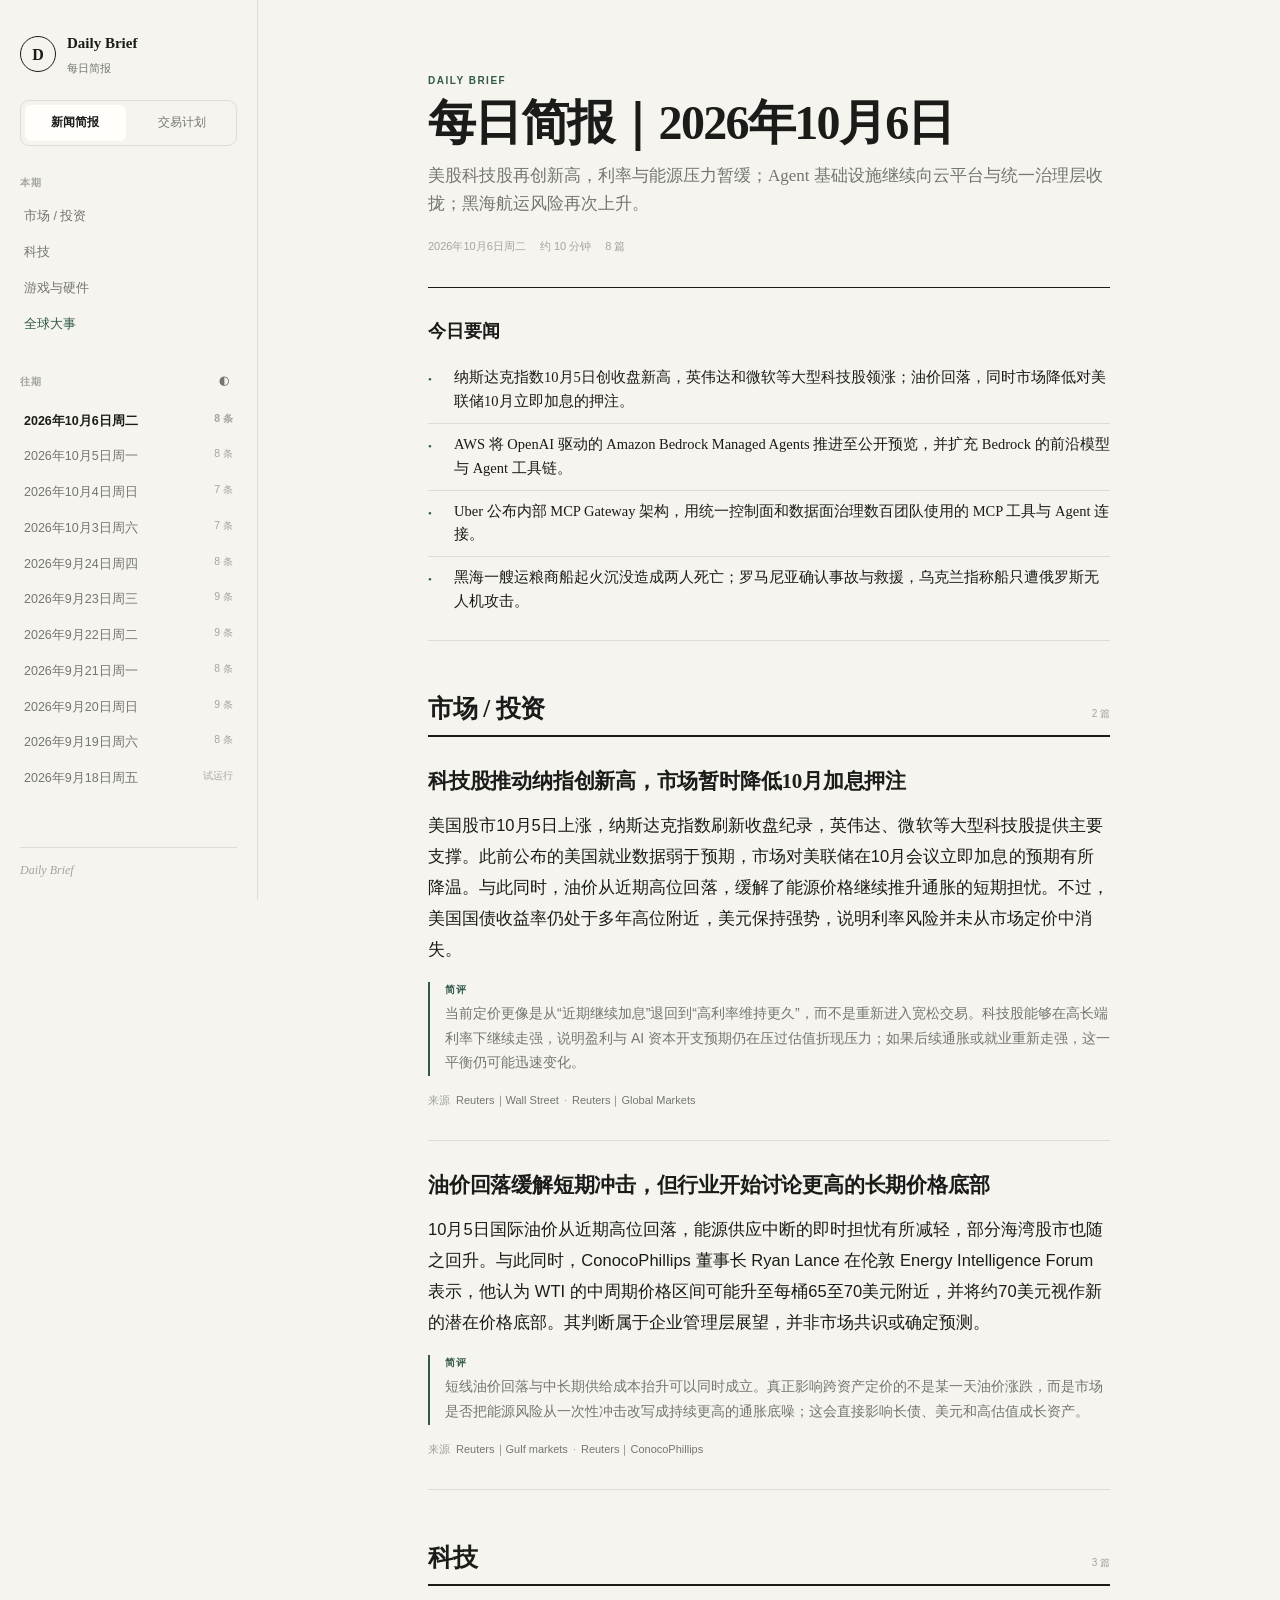
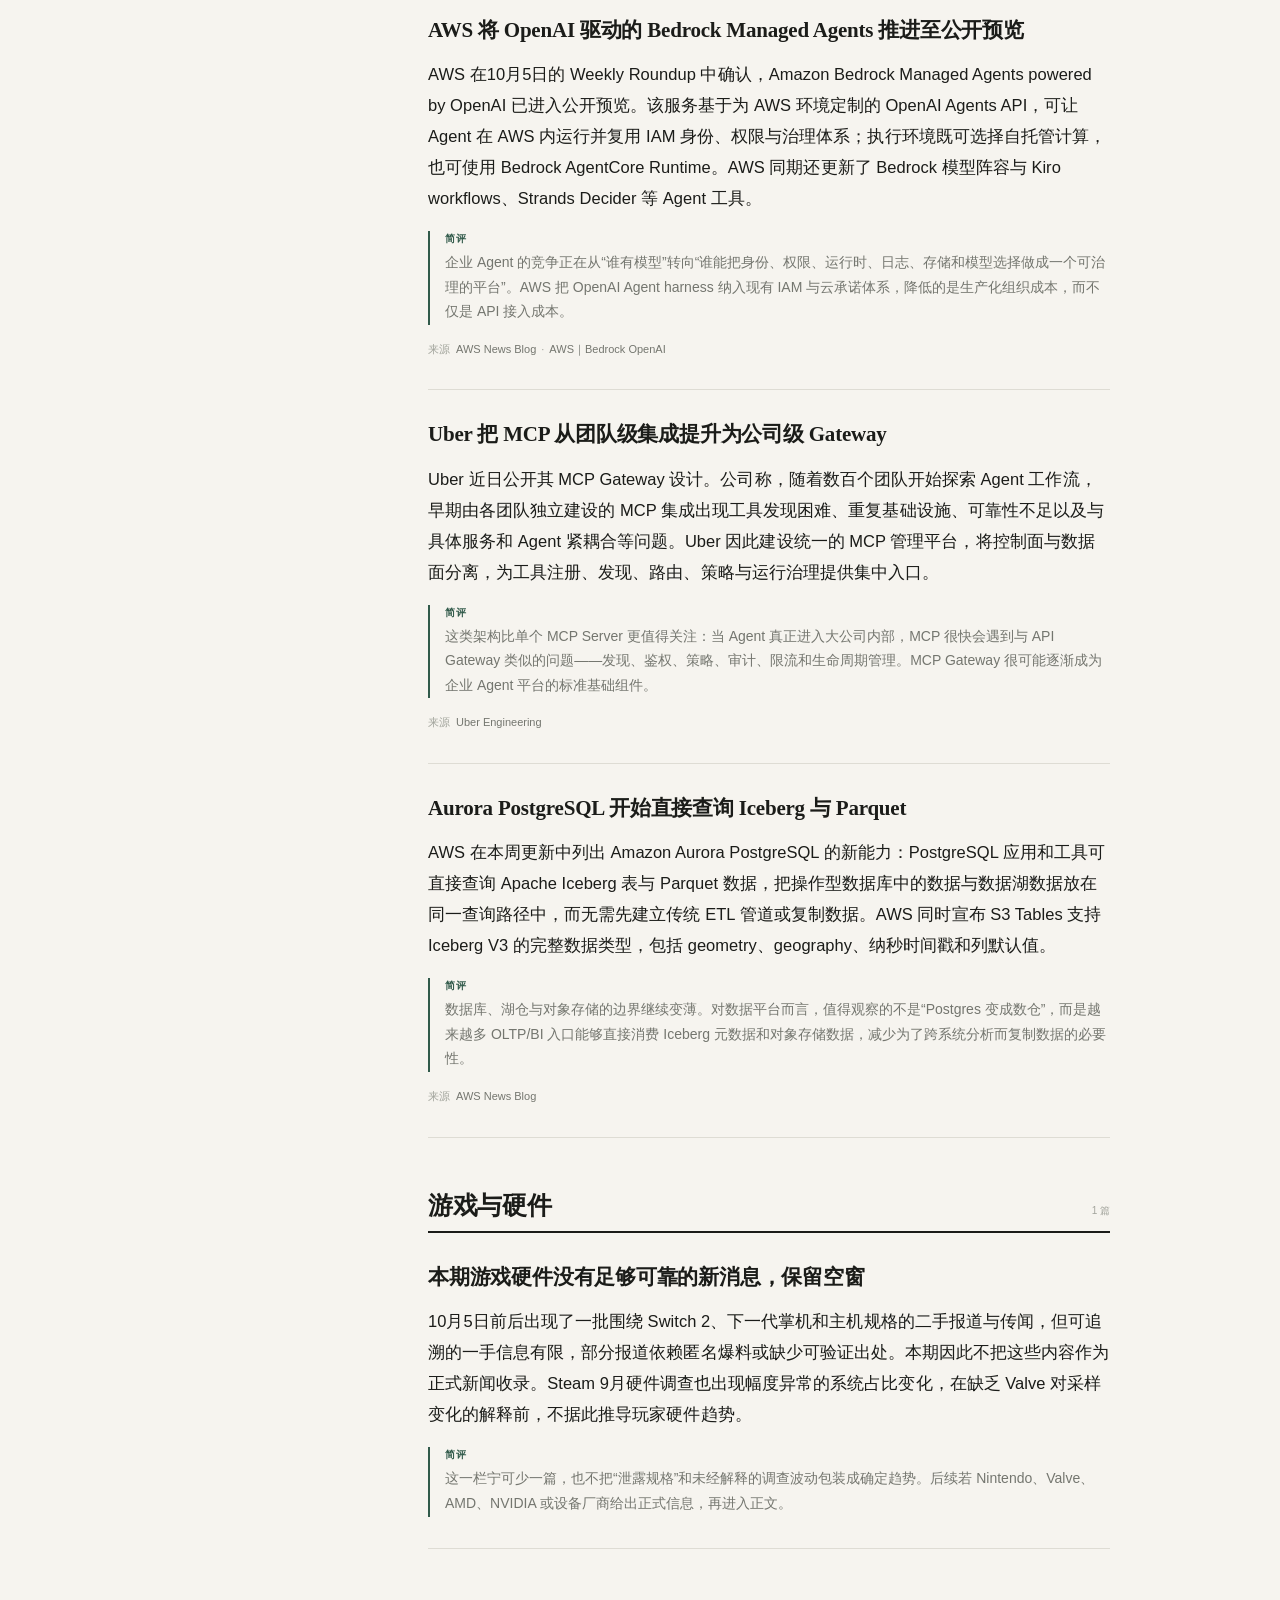
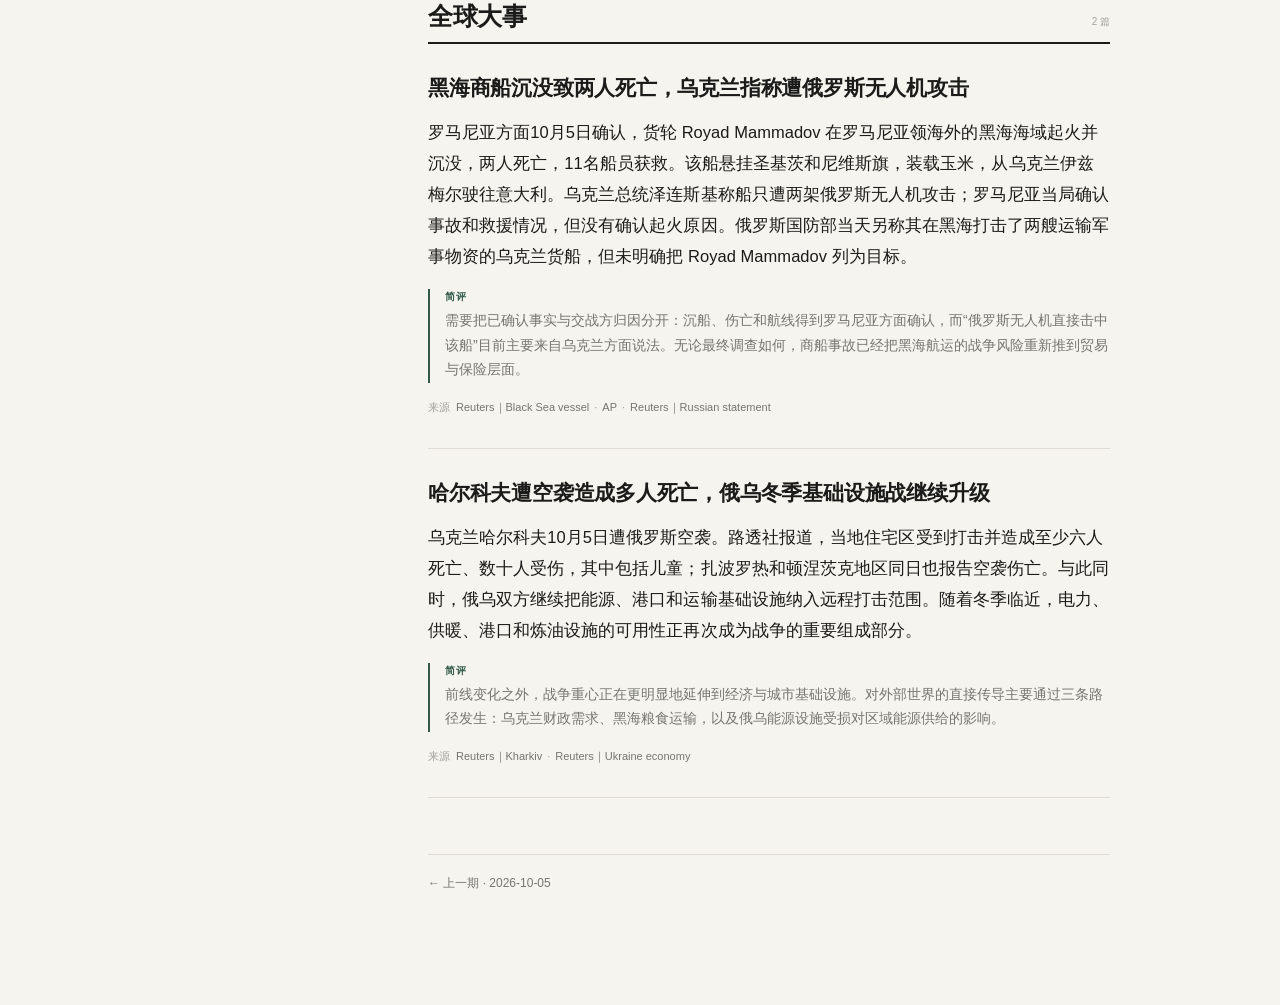
<file: index.html>
<!doctype html>
<html lang="zh-CN">
<head>
  <meta charset="utf-8" />
  <meta name="viewport" content="width=device-width, initial-scale=1" />
  <meta name="color-scheme" content="light dark" />
  <meta name="theme-color" content="#f6f4ef" />
  <title>Daily Brief</title>
  <link rel="stylesheet" href="./styles.css?v=20260922-3" />
</head>
<body>
  <div class="reading-progress" aria-hidden="true"><span id="progressBar"></span></div>

  <div class="shell">
    <aside class="sidebar" id="sidebar">
      <div class="brand">
        <div class="brand-mark">D</div>
        <div>
          <strong>Daily Brief</strong>
          <span>每日简报</span>
        </div>
      </div>

      <nav class="site-switch" aria-label="站点栏目">
        <a class="active" href="./">新闻简报</a>
        <a href="./portfolio.html">交易计划</a>
      </nav>

      <div class="side-block">
        <div class="side-head"><span>本期</span></div>
        <nav id="toc" class="toc" aria-label="本期目录"></nav>
      </div>

      <div class="side-block history-block">
        <div class="side-head">
          <span>往期</span>
          <button id="themeToggle" class="icon-btn" aria-label="切换主题">◐</button>
        </div>
        <nav id="history" class="history" aria-label="历史简报"></nav>
      </div>

      <div class="sidebar-foot">Daily Brief</div>
    </aside>

    <main class="main">
      <div class="mobile-bar">
        <button id="menuToggle" class="icon-btn" aria-label="打开导航">☰</button>
        <strong>Daily Brief</strong>
        <button id="themeToggleMobile" class="icon-btn" aria-label="切换主题">◐</button>
      </div>

      <article id="report" class="report" aria-live="polite">
        <div class="loading">正在加载简报…</div>
      </article>
    </main>
  </div>

  <template id="emptyTemplate">
    <section class="empty">
      <p class="kicker">Daily Brief</p>
      <h1>每日简报</h1>
      <p>暂无内容。</p>
    </section>
  </template>

  <script src="./app.js?v=20260922-3" defer></script>
</body>
</html>
</file>
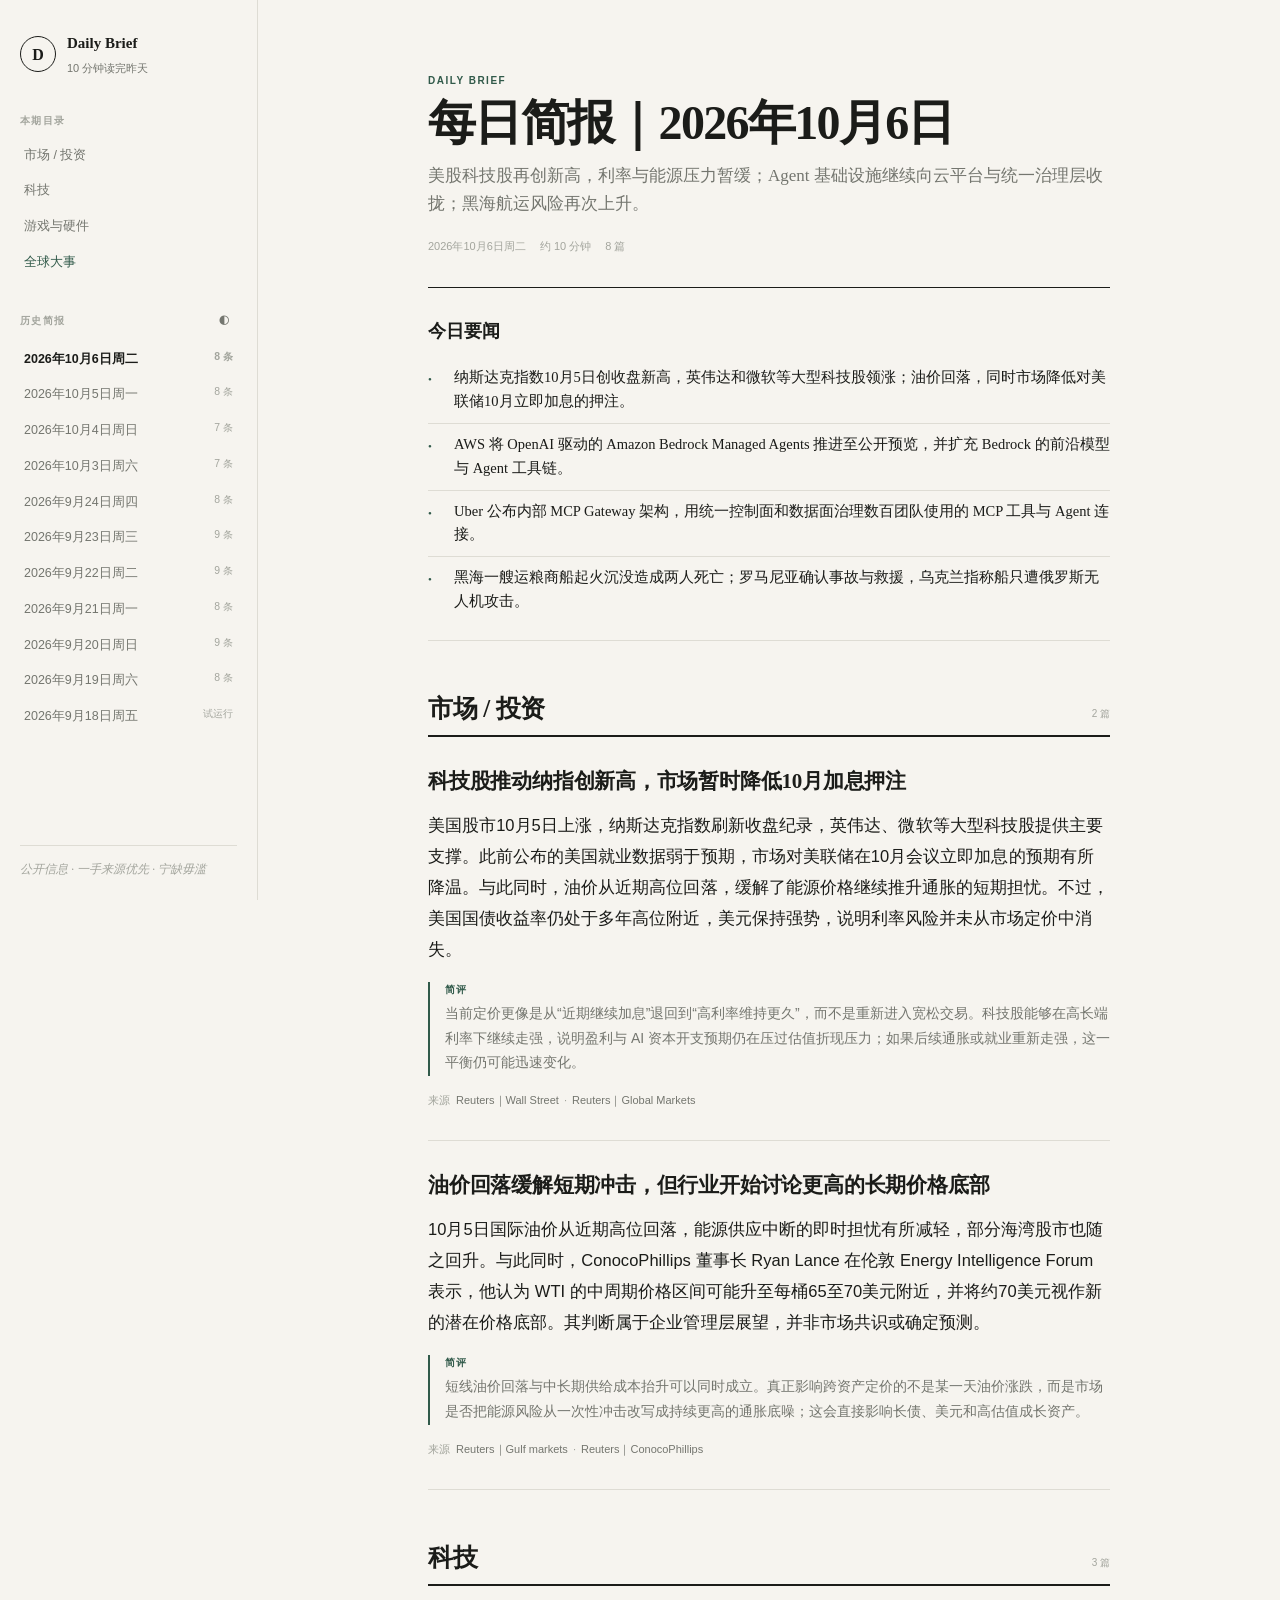
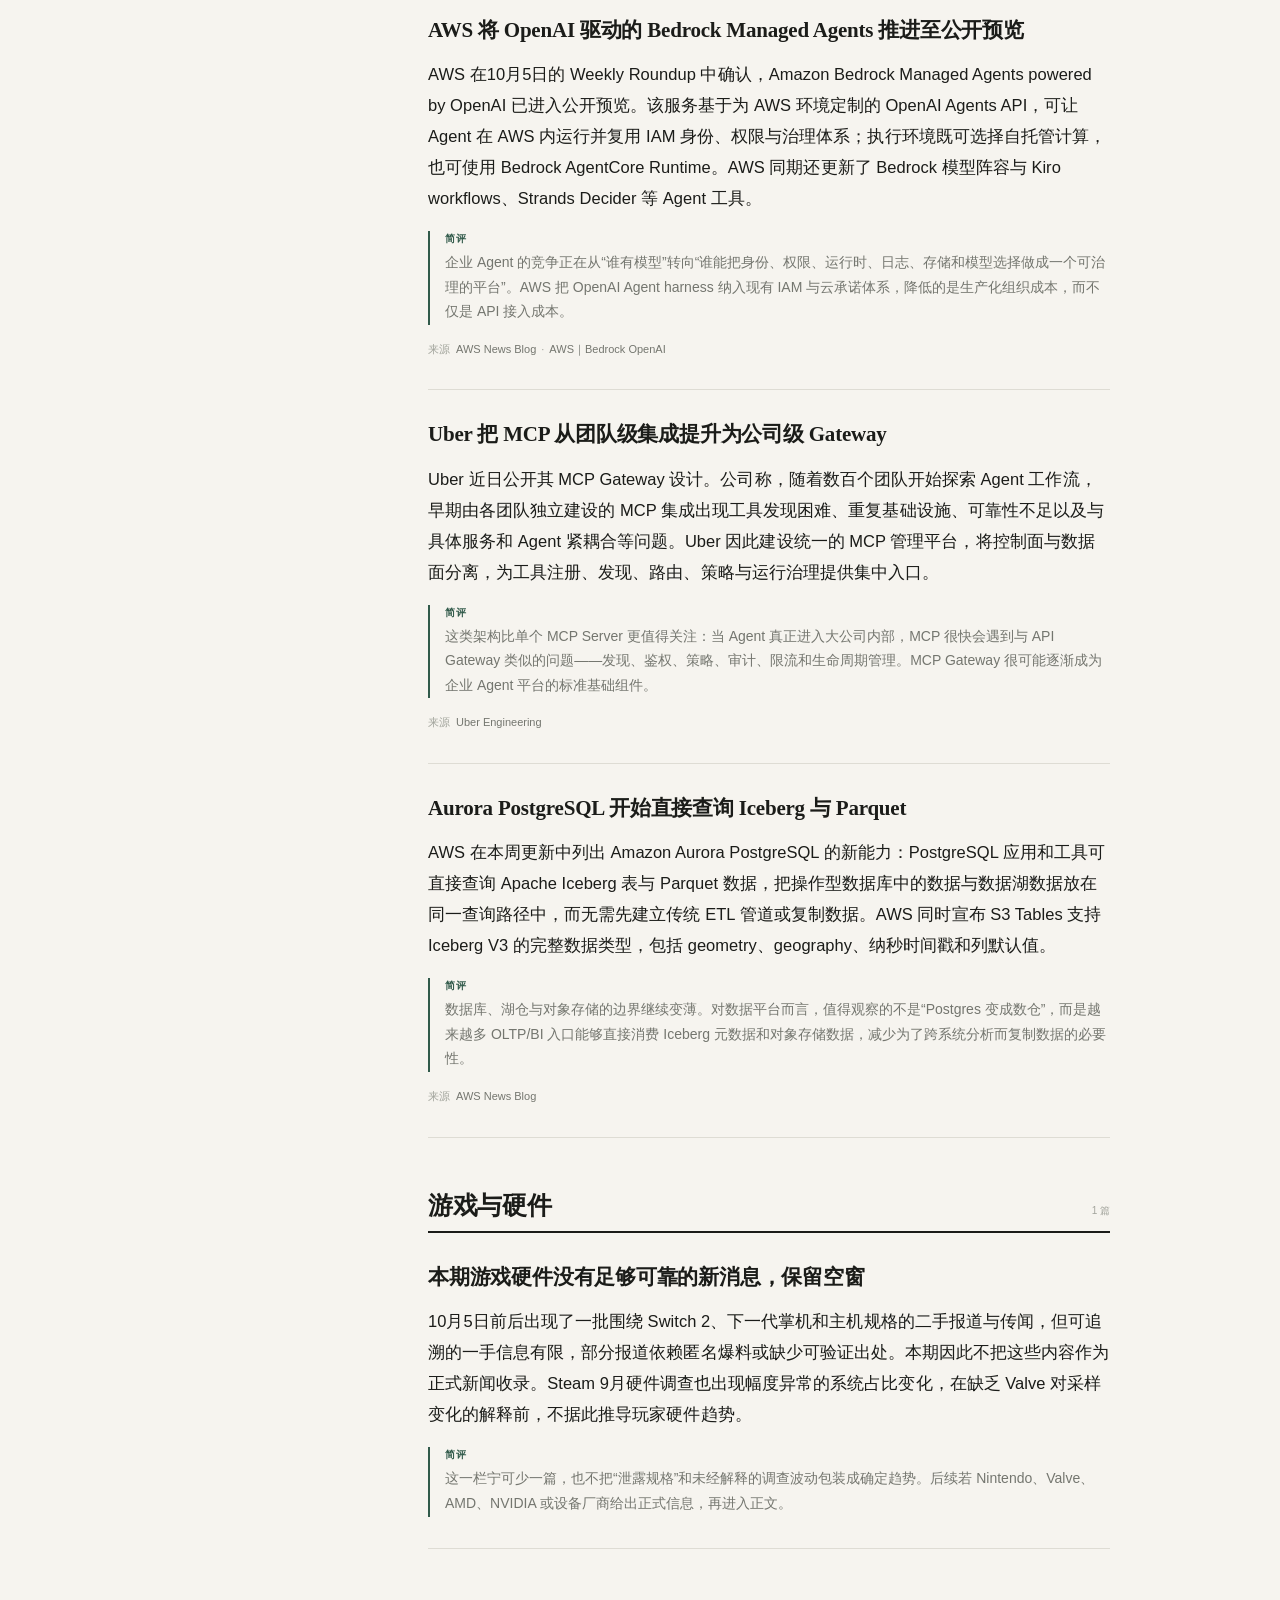
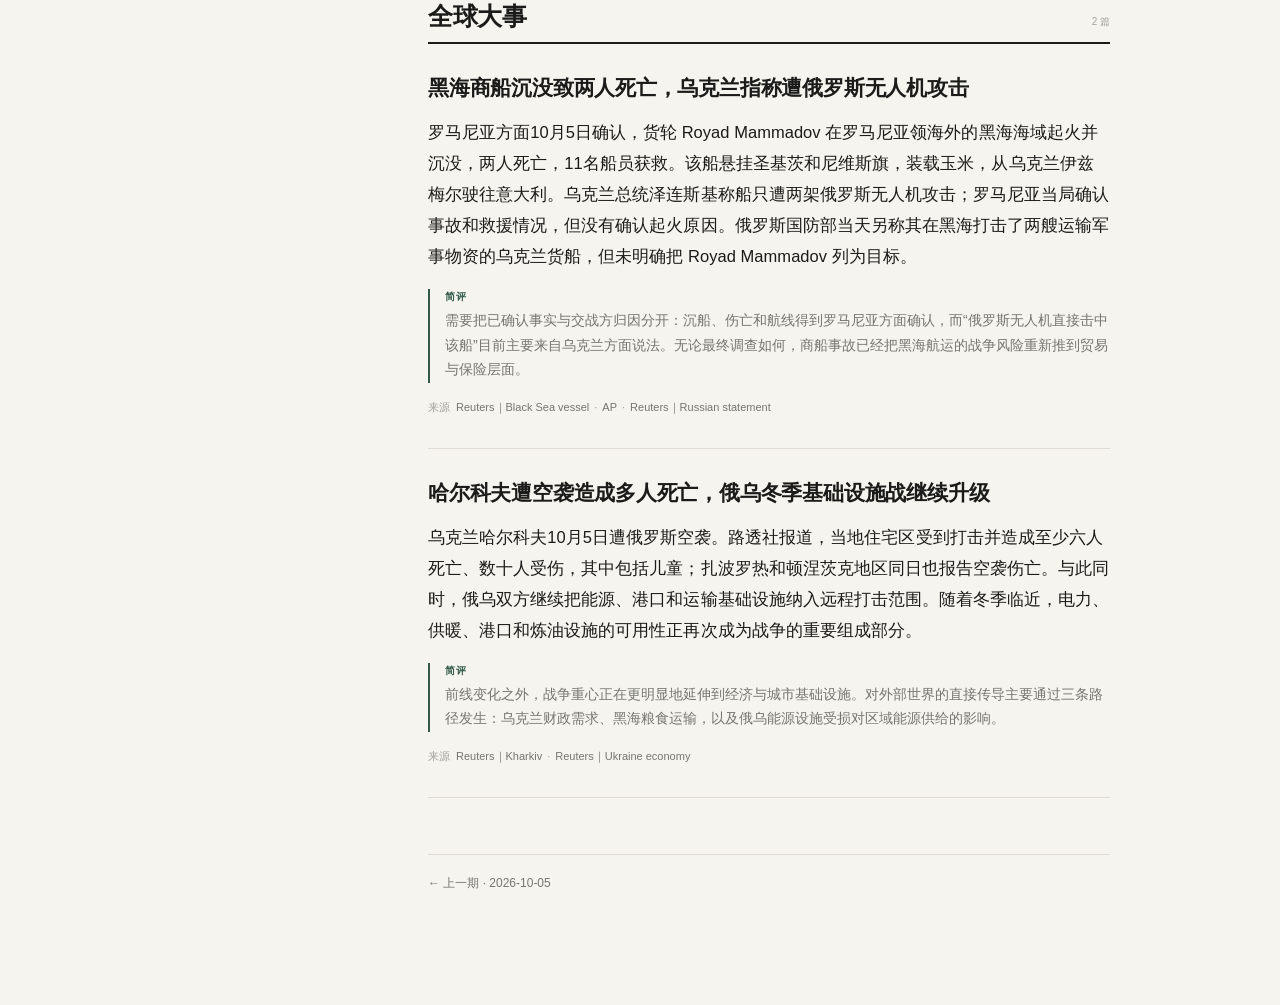
<file: reader.html>
<!doctype html>
<html lang="zh-CN">
<head>
  <meta charset="utf-8" />
  <meta name="viewport" content="width=device-width, initial-scale=1, viewport-fit=cover" />
  <meta name="color-scheme" content="light dark" />
  <meta name="theme-color" content="#f3f1ec" />
  <meta name="apple-mobile-web-app-capable" content="yes" />
  <meta name="apple-mobile-web-app-status-bar-style" content="default" />
  <meta name="apple-mobile-web-app-title" content="Daily Brief" />
  <title>Daily Brief</title>
  <link rel="manifest" href="./manifest.webmanifest" />
  <link rel="apple-touch-icon" sizes="180x180" href="./icons/apple-touch-icon.png" />
  <link rel="icon" href="./icons/icon-192.png" />
  <link rel="stylesheet" href="./styles.css" />
</head>
<body>
  <div class="reading-progress" aria-hidden="true"><span id="progressBar"></span></div>

  <div class="shell">
    <aside class="sidebar" id="sidebar">
      <a class="brand" href="./" aria-label="返回主页" style="text-decoration:none;color:inherit">
        <div class="brand-mark">D</div>
        <div>
          <strong>Daily Brief</strong>
          <span>10 分钟读完昨天</span>
        </div>
      </a>

      <div class="side-block">
        <div class="side-head"><span>本期目录</span></div>
        <nav id="toc" class="toc" aria-label="本期目录"></nav>
      </div>

      <div class="side-block history-block">
        <div class="side-head">
          <span>历史简报</span>
          <button id="themeToggle" class="icon-btn" aria-label="切换主题">◐</button>
        </div>
        <nav id="history" class="history" aria-label="历史简报"></nav>
      </div>

      <div class="sidebar-foot">公开信息 · 一手来源优先 · 宁缺毋滥</div>
    </aside>

    <main class="main">
      <div class="mobile-bar">
        <button id="menuToggle" class="icon-btn" aria-label="打开导航">☰</button>
        <a href="./" style="text-decoration:none;color:inherit"><strong>Daily Brief</strong></a>
        <button id="themeToggleMobile" class="icon-btn" aria-label="切换主题">◐</button>
      </div>

      <article id="report" class="report" aria-live="polite">
        <div class="loading">正在加载简报…</div>
      </article>
    </main>
  </div>

  <template id="emptyTemplate">
    <section class="empty">
      <p class="eyebrow">Daily Brief</p>
      <h1>日报站点已就绪</h1>
      <p>首期简报尚未发布。每日 09:00 更新后，这里会自动显示最新一期。</p>
    </section>
  </template>

  <script src="./app.js" defer></script>
</body>
</html>
</file>
<file: styles.css>
:root{
  --bg:#f6f4ef;
  --paper:#fffefa;
  --text:#1b1c19;
  --muted:#74766f;
  --faint:#a3a59d;
  --line:#dedcd4;
  --accent:#315a4a;
  --sidebar:258px;
  --measure:730px;
}
[data-theme="dark"]{
  --bg:#121410;
  --paper:#191c17;
  --text:#eff0eb;
  --muted:#a3a79e;
  --faint:#747a71;
  --line:#2d312a;
  --accent:#91b9a7;
}
*{box-sizing:border-box}
html{scroll-behavior:smooth}
body{
  margin:0;
  background:var(--bg);
  color:var(--text);
  font-family:-apple-system,BlinkMacSystemFont,"Segoe UI","PingFang SC","Microsoft YaHei",sans-serif;
  line-height:1.82;
  -webkit-font-smoothing:antialiased;
  text-rendering:optimizeLegibility;
}
button,a{font:inherit}
.reading-progress{position:fixed;inset:0 0 auto 0;height:2px;z-index:80}
.reading-progress span{display:block;height:100%;width:0;background:var(--accent)}
.shell{min-height:100vh}

.sidebar{
  position:fixed;inset:0 auto 0 0;width:var(--sidebar);
  padding:30px 20px 22px;border-right:1px solid var(--line);
  background:var(--bg);display:flex;flex-direction:column;z-index:30;
}
.brand{display:flex;gap:11px;align-items:center;margin-bottom:34px}
.brand-mark{
  width:36px;height:36px;border:1px solid var(--text);border-radius:50%;
  display:grid;place-items:center;font-family:Georgia,serif;font-weight:700;
}
.brand strong,.brand span{display:block}
.brand strong{font-family:Georgia,"Noto Serif SC","Songti SC",serif;font-size:15px}
.brand span{font-size:11px;color:var(--muted);margin-top:1px}
.side-block{margin-bottom:26px}
.history-block{min-height:0;display:flex;flex-direction:column;flex:1}
.side-head{
  display:flex;align-items:center;justify-content:space-between;
  margin-bottom:7px;color:var(--faint);font-size:10px;font-weight:700;letter-spacing:.14em;text-transform:uppercase;
}
.icon-btn{border:0;background:transparent;color:var(--muted);cursor:pointer;padding:5px 8px;border-radius:6px}
.icon-btn:hover{color:var(--text)}
.toc,.history{display:flex;flex-direction:column}
.history{overflow:auto}
.toc a,.history a{
  padding:6px 4px;color:var(--muted);text-decoration:none;font-size:12.5px;
  border-bottom:1px solid transparent;
}
.toc a:hover,.history a:hover{color:var(--text)}
.toc a.active{color:var(--accent)}
.history a{display:flex;justify-content:space-between;gap:10px}
.history a.active{color:var(--text);font-weight:650}
.history small{color:var(--faint)}
.sidebar-foot{margin-top:auto;padding-top:15px;border-top:1px solid var(--line);font:italic 12px Georgia,serif;color:var(--faint)}

.main{margin-left:var(--sidebar);min-height:100vh}
.report{max-width:var(--measure);margin:0 auto;padding:72px 24px 110px}
.loading,.empty{padding:90px 0;color:var(--muted)}
.kicker{margin:0 0 7px;color:var(--accent);font-size:10px;font-weight:700;letter-spacing:.15em;text-transform:uppercase}
.hero{padding-bottom:31px;border-bottom:1px solid var(--text)}
.hero h1{
  margin:0 0 12px;font-family:Georgia,"Noto Serif SC","Songti SC",serif;
  font-size:48px;line-height:1.1;letter-spacing:-.035em;font-weight:700;
}
.hero-deck{
  margin:0 0 18px;font-family:Georgia,"Noto Serif SC","Songti SC",serif;
  font-size:17px;line-height:1.65;color:var(--muted);
}
.hero-meta{display:flex;gap:14px;flex-wrap:wrap;color:var(--faint);font-size:11px}

.headlines{padding:27px 0 17px;border-bottom:1px solid var(--line)}
.headlines h2{
  margin:0 0 9px;font-family:Georgia,"Noto Serif SC","Songti SC",serif;
  font-size:18px;font-weight:700;
}
.headline{
  display:grid;grid-template-columns:16px 1fr;gap:10px;
  padding:9px 0;border-top:1px solid var(--line);
  font-family:Georgia,"Noto Serif SC","Songti SC",serif;
  font-size:14.5px;line-height:1.65;
}
.headline:first-of-type{border-top:0}
.headline-mark{color:var(--accent);font-size:11px;padding-top:4px}

.section{scroll-margin-top:22px;margin-top:52px}
.section-head{padding-bottom:9px;border-bottom:2px solid var(--text);display:flex;justify-content:space-between;align-items:baseline}
.section-head h2{
  margin:0;font-family:Georgia,"Noto Serif SC","Songti SC",serif;
  font-size:25px;line-height:1.3;letter-spacing:-.015em;
}
.section-head span{color:var(--faint);font-size:10px}
.item{padding:29px 0 31px;border-bottom:1px solid var(--line)}
.item h3{
  margin:0 0 13px;font-family:Georgia,"Noto Serif SC","Songti SC",serif;
  font-size:21px;line-height:1.48;letter-spacing:-.01em;
}
.article-copy{font-size:16.5px;line-height:1.88;letter-spacing:.002em}
.article-copy p{margin:0 0 13px}
.article-copy p:last-child{margin-bottom:0}

.commentary-note{
  margin-top:17px;
  padding:1px 0 1px 15px;
  border-left:2px solid var(--accent);
  color:var(--muted);
  font-size:14px;
  line-height:1.76;
}
.commentary-label{
  display:block;
  margin:0 0 4px;
  color:var(--accent);
  font-size:10px;
  line-height:1.4;
  font-weight:700;
  letter-spacing:.13em;
}
.commentary-note p{margin:0 0 8px}
.commentary-note p:last-child{margin-bottom:0}

.sources{
  margin-top:15px;padding-top:1px;
  color:var(--faint);font-size:11px;line-height:1.6;
}
.sources-label{margin-right:6px}
.sources a{
  color:var(--muted);text-decoration:none;border-bottom:1px solid transparent;
}
.sources a:hover{color:var(--text);border-bottom-color:var(--muted)}
.sources .sep{margin:0 5px;color:var(--faint)}

.report-nav{
  display:flex;justify-content:space-between;gap:16px;margin-top:56px;padding-top:18px;border-top:1px solid var(--line);
}
.report-nav a{color:var(--muted);text-decoration:none;font-size:12px}
.report-nav a:hover{color:var(--text)}
.report-nav a.disabled{visibility:hidden}
.mobile-bar{display:none}

@media(max-width:820px){
  .sidebar{width:280px;transform:translateX(-100%);transition:transform .2s ease;box-shadow:10px 0 35px rgba(0,0,0,.1)}
  body.menu-open .sidebar{transform:translateX(0)}
  .main{margin-left:0}
  .mobile-bar{
    position:sticky;top:0;height:52px;padding:0 13px;
    background:color-mix(in srgb,var(--bg) 92%,transparent);
    border-bottom:1px solid var(--line);backdrop-filter:blur(12px);
    display:flex;align-items:center;justify-content:space-between;z-index:20;
  }
  .report{padding:44px 19px 78px}
  .hero h1{font-size:39px}
  .hero-deck{font-size:16px}
  .article-copy{font-size:16px}
}
@media(max-width:520px){
  .hero h1{font-size:35px}
  .section-head h2{font-size:23px}
  .item h3{font-size:19px}
  .article-copy{font-size:15.5px;line-height:1.86}
  .commentary-note{font-size:13.5px}
}
@media(prefers-reduced-motion:reduce){*{scroll-behavior:auto!important;transition:none!important}}

/* site switch */
.site-switch{display:grid;grid-template-columns:1fr 1fr;gap:6px;margin:-12px 0 28px;padding:4px;border:1px solid var(--line);border-radius:9px}
.site-switch a{padding:7px 8px;border-radius:6px;text-decoration:none;text-align:center;color:var(--muted);font-size:12px}
.site-switch a:hover{color:var(--text)}
.site-switch a.active{background:var(--paper);color:var(--text);font-weight:650}
.side-note{margin:0;color:var(--muted);font-size:12px;line-height:1.7}

/* trading desk */
.trading-report{max-width:1180px}
.trade-hero{border-bottom:1px solid var(--line)}
.trade-hero h1{font-size:44px}
.trade-summary{display:grid;grid-template-columns:repeat(3,1fr);gap:12px;padding:24px 0 6px}
.trade-summary>div{padding:16px 17px;border:1px solid var(--line);border-radius:10px;background:var(--paper)}
.trade-summary span,.trade-summary small{display:block;color:var(--muted);font-size:11px}
.trade-summary strong{display:block;margin:4px 0 2px;font-family:Georgia,"Noto Serif SC","Songti SC",serif;font-size:21px}
.table-wrap{overflow:auto;border-bottom:1px solid var(--line)}
.trade-table{width:100%;border-collapse:collapse;font-size:13px;line-height:1.55}
.trade-table th{padding:11px 10px;text-align:left;color:var(--faint);font-size:10px;letter-spacing:.08em;border-bottom:1px solid var(--line);white-space:nowrap}
.trade-table td{padding:15px 10px;vertical-align:top;border-bottom:1px solid var(--line);min-width:110px}
.trade-table tr:last-child td{border-bottom:0}
.trade-table strong{font-size:13.5px}
.trade-table .sub{display:block;margin-top:2px;color:var(--faint);font-size:10px}
.trade-tag{display:inline-block;padding:3px 7px;border:1px solid var(--line);border-radius:999px;font-size:10.5px;white-space:nowrap}
.trade-tag.good{color:var(--accent);border-color:color-mix(in srgb,var(--accent) 42%,var(--line))}
.trade-tag.warn{color:#9a6a18;border-color:color-mix(in srgb,#9a6a18 40%,var(--line))}
.trade-tag.risk{color:#a44d45;border-color:color-mix(in srgb,#a44d45 40%,var(--line))}
.trade-tag.neutral{color:var(--muted)}
.demo-warning{margin-top:34px;padding:13px 15px;border:1px dashed var(--line);border-radius:9px;color:var(--muted);font-size:12px}
@media(max-width:820px){
  .trade-summary{grid-template-columns:1fr}
  .trading-report{padding-top:34px}
}
@media(max-width:640px){
  .trade-table thead{display:none}
  .trade-table,.trade-table tbody,.trade-table tr,.trade-table td{display:block;width:100%}
  .trade-table tr{padding:10px 0;border-bottom:1px solid var(--line)}
  .trade-table td{display:grid;grid-template-columns:96px 1fr;gap:12px;padding:7px 0;border:0;min-width:0}
  .trade-table td::before{content:attr(data-label);color:var(--faint);font-size:10px;letter-spacing:.06em}
}


/* cross-page trading action alert */
.action-alert{
  display:grid;grid-template-columns:auto 1fr auto;gap:12px;align-items:center;
  margin:0 0 24px;padding:14px 16px;border:1px solid color-mix(in srgb,#a44d45 42%,var(--line));
  border-radius:10px;background:color-mix(in srgb,#a44d45 7%,var(--paper));
  color:var(--text);text-decoration:none;
}
.action-alert:hover{border-color:#a44d45}
.action-alert-badge{
  display:inline-block;padding:3px 7px;border-radius:999px;background:#a44d45;color:white;
  font-size:10px;font-weight:700;letter-spacing:.08em;white-space:nowrap
}
.action-alert strong{display:block;font-size:13.5px;line-height:1.45}
.action-alert small{display:block;margin-top:2px;color:var(--muted);font-size:11px;line-height:1.45}
.action-alert-arrow{font-size:18px;color:#a44d45}
.action-alert-trade{margin:20px 0 0}
@media(max-width:520px){
  .action-alert{grid-template-columns:auto 1fr;padding:12px 13px}
  .action-alert-arrow{display:none}
}
</file>
